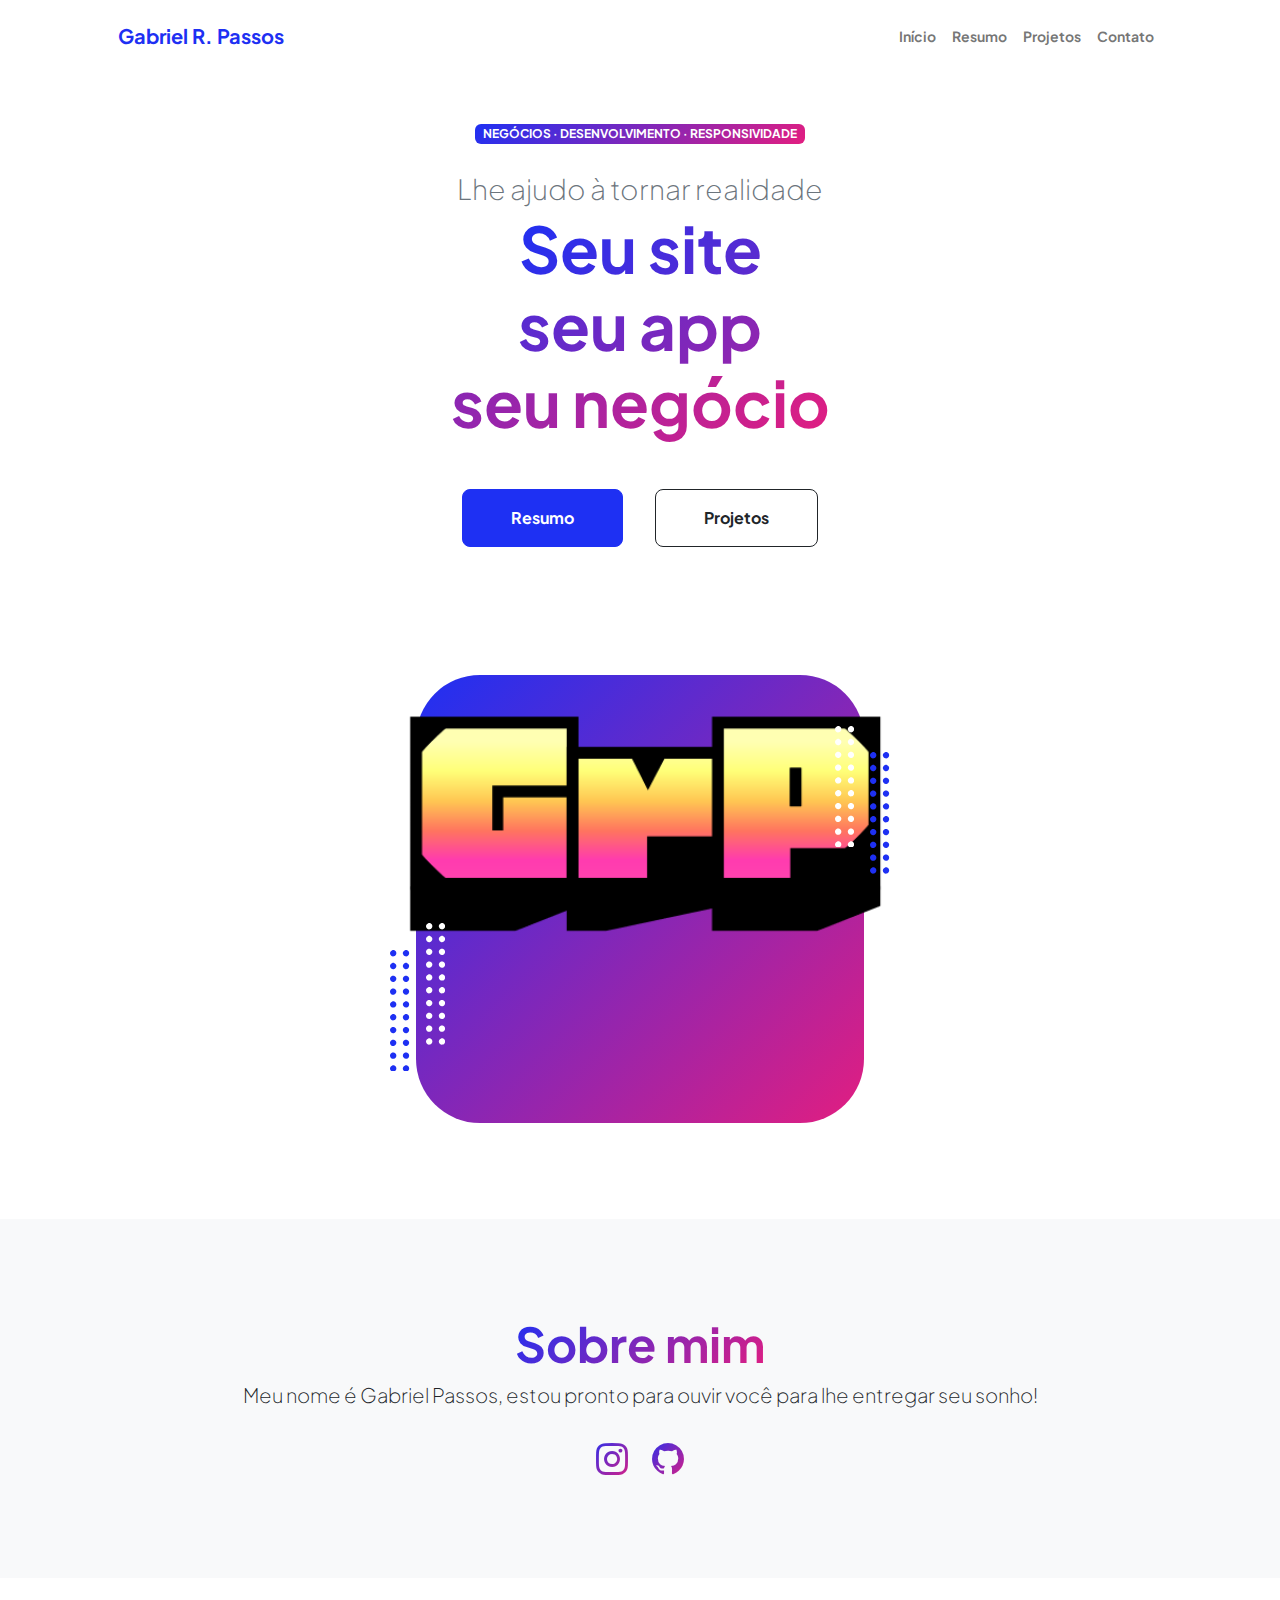
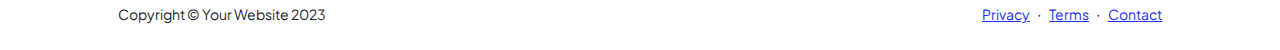
<file: index.html>
<!DOCTYPE html>
<html lang="pt-br">

<head>
    <meta charset="utf-8" />
    <meta name="viewport" content="width=device-width, initial-scale=1, shrink-to-fit=no" />
    <meta name="description" content="" />
    <meta name="author" content="" />
    <title>Personal - Start Bootstrap Theme</title>
    <!-- Favicon-->
    <link rel="icon" type="image/x-icon" href="assets/favicon-32x32.png" />
    <!-- Custom Google font-->
    <link rel="preconnect" href="https://fonts.googleapis.com" />
    <link rel="preconnect" href="https://fonts.gstatic.com" crossorigin />
    <link
        href="https://fonts.googleapis.com/css2?family=Plus+Jakarta+Sans:wght@100;200;300;400;500;600;700;800;900&amp;display=swap"
        rel="stylesheet" />
    <!-- Bootstrap icons-->
    <link href="https://cdn.jsdelivr.net/npm/bootstrap-icons@1.8.1/font/bootstrap-icons.css" rel="stylesheet" />
    <!-- Core theme CSS (includes Bootstrap)-->
    <link href="css/styles.css" rel="stylesheet" />
</head>

<body class="d-flex flex-column h-100">
    <main class="flex-shrink-0">
        <!-- Navigation-->
        <nav class="navbar navbar-expand-lg navbar-light bg-white py-3">
            <div class="container px-5">
                <a class="navbar-brand" href="index.html"><span class="fw-bolder text-primary">Gabriel R.
                        Passos</span></a>
                <button class="navbar-toggler" type="button" data-bs-toggle="collapse"
                    data-bs-target="#navbarSupportedContent" aria-controls="navbarSupportedContent"
                    aria-expanded="false" aria-label="Toggle navigation"><span
                        class="navbar-toggler-icon"></span></button>
                <div class="collapse navbar-collapse" id="navbarSupportedContent">
                    <ul class="navbar-nav ms-auto mb-2 mb-lg-0 small fw-bolder">
                        <li class="nav-item"><a class="nav-link" href="index.html">Início</a></li>
                        <li class="nav-item"><a class="nav-link" href="resume.html">Resumo</a></li>
                        <li class="nav-item"><a class="nav-link" href="projects.html">Projetos</a></li>
                        <li class="nav-item"><a class="nav-link" href="contact.html">Contato</a></li>
                    </ul>
                </div>
            </div>
        </nav>
        <!-- Header-->
        <header class="py-5">
            <div class="container px-5 pb-5">
                <div class="row gx-5 align-items-center">
                    <div class="col-xxl-5">
                        <!-- Header text content-->
                        <div class="text-center text-xxl-start">
                            <div class="badge bg-gradient-primary-to-secondary text-white mb-4">
                                <div class="text-uppercase">Negócios &middot; Desenvolvimento &middot; Responsividade
                                </div>
                            </div>
                            <div class="fs-3 fw-light text-muted">Lhe ajudo à tornar realidade</div>
                            <h1 class="display-3 fw-bolder mb-5"><span class="text-gradient d-inline">Seu site <br>seu
                                    app<br>
                                    seu negócio</span></h1>
                            <div
                                class="d-grid gap-3 d-sm-flex justify-content-sm-center justify-content-xxl-start mb-3">
                                <a class="btn btn-primary btn-lg px-5 py-3 me-sm-3 fs-6 fw-bolder"
                                    href="resume.html">Resumo</a>
                                <a class="btn btn-outline-dark btn-lg px-5 py-3 fs-6 fw-bolder"
                                    href="projects.html">Projetos</a>
                            </div>
                        </div>
                    </div>
                    <div class="col-xxl-7">
                        <!-- Header profile picture-->
                        <div class="d-flex justify-content-center mt-5 mt-xxl-0">
                            <div class="profile bg-gradient-primary-to-secondary">
                                <!-- TIP: For best results, use a photo with a transparent background like the demo example below-->
                                <!-- Watch a tutorial on how to do this on YouTube (link)-->
                                <img class="profile-img" src="assets/android-chrome-512x512.png" alt="..." />
                                <div class="dots-1">
                                    <!-- SVG Dots-->
                                    <svg version="1.1" xmlns="http://www.w3.org/2000/svg"
                                        xmlns:xlink="http://www.w3.org/1999/xlink" x="0px" y="0px"
                                        viewBox="0 0 191.6 1215.4" style="enable-background: new 0 0 191.6 1215.4"
                                        xml:space="preserve">
                                        <g transform="translate(0.000000,1280.000000) scale(0.100000,-0.100000)">
                                            <path
                                                d="M227.7,12788.6c-105-35-200-141-222-248c-43-206,163-412,369-369c155,32,275,190,260,339c-11,105-90,213-190,262        C383.7,12801.6,289.7,12808.6,227.7,12788.6z">
                                            </path>
                                            <path
                                                d="M1507.7,12788.6c-151-50-253-216-222-362c25-119,136-230,254-255c194-41,395,142,375,339c-11,105-90,213-190,262        C1663.7,12801.6,1569.7,12808.6,1507.7,12788.6z">
                                            </path>
                                            <path
                                                d="M227.7,11508.6c-105-35-200-141-222-248c-43-206,163-412,369-369c155,32,275,190,260,339c-11,105-90,213-190,262        C383.7,11521.6,289.7,11528.6,227.7,11508.6z">
                                            </path>
                                            <path
                                                d="M1507.7,11508.6c-151-50-253-216-222-362c25-119,136-230,254-255c194-41,395,142,375,339c-11,105-90,213-190,262        C1663.7,11521.6,1569.7,11528.6,1507.7,11508.6z">
                                            </path>
                                            <path
                                                d="M227.7,10228.6c-105-35-200-141-222-248c-43-206,163-412,369-369c155,32,275,190,260,339c-11,105-90,213-190,262        C383.7,10241.6,289.7,10248.6,227.7,10228.6z">
                                            </path>
                                            <path
                                                d="M1507.7,10228.6c-105-35-200-141-222-248c-43-206,163-412,369-369c155,32,275,190,260,339c-11,105-90,213-190,262        C1663.7,10241.6,1569.7,10248.6,1507.7,10228.6z">
                                            </path>
                                            <path
                                                d="M227.7,8948.6c-105-35-200-141-222-248c-43-206,163-412,369-369c155,32,275,190,260,339c-11,105-90,213-190,262        C383.7,8961.6,289.7,8968.6,227.7,8948.6z">
                                            </path>
                                            <path
                                                d="M1507.7,8948.6c-105-35-200-141-222-248c-43-206,163-412,369-369c155,32,275,190,260,339c-11,105-90,213-190,262        C1663.7,8961.6,1569.7,8968.6,1507.7,8948.6z">
                                            </path>
                                            <path
                                                d="M227.7,7668.6c-105-35-200-141-222-248c-43-206,163-412,369-369c155,32,275,190,260,339c-11,105-90,213-190,262        C383.7,7681.6,289.7,7688.6,227.7,7668.6z">
                                            </path>
                                            <path
                                                d="M1507.7,7668.6c-105-35-200-141-222-248c-43-206,163-412,369-369c155,32,275,190,260,339c-11,105-90,213-190,262        C1663.7,7681.6,1569.7,7688.6,1507.7,7668.6z">
                                            </path>
                                            <path
                                                d="M227.7,6388.6c-105-35-200-141-222-248c-43-206,163-412,369-369c155,32,275,190,260,339c-11,105-90,213-190,262        C383.7,6401.6,289.7,6408.6,227.7,6388.6z">
                                            </path>
                                            <path
                                                d="M1507.7,6388.6c-105-35-200-141-222-248c-43-206,163-412,369-369c155,32,275,190,260,339c-11,105-90,213-190,262        C1663.7,6401.6,1569.7,6408.6,1507.7,6388.6z">
                                            </path>
                                            <path
                                                d="M227.7,5108.6c-105-35-200-141-222-248c-43-206,163-412,369-369c155,32,275,190,260,339c-11,105-90,213-190,262        C383.7,5121.6,289.7,5128.6,227.7,5108.6z">
                                            </path>
                                            <path
                                                d="M1507.7,5108.6c-105-35-200-141-222-248c-43-206,163-412,369-369c155,32,275,190,260,339c-11,105-90,213-190,262        C1663.7,5121.6,1569.7,5128.6,1507.7,5108.6z">
                                            </path>
                                            <path
                                                d="M227.7,3828.6c-105-35-200-141-222-248c-43-206,163-412,369-369c155,32,275,190,260,339c-11,105-90,213-190,262        C383.7,3841.6,289.7,3848.6,227.7,3828.6z">
                                            </path>
                                            <path
                                                d="M1507.7,3828.6c-105-35-200-141-222-248c-43-206,163-412,369-369c155,32,275,190,260,339c-11,105-90,213-190,262        C1663.7,3841.6,1569.7,3848.6,1507.7,3828.6z">
                                            </path>
                                            <path
                                                d="M227.7,2548.6c-105-35-200-141-222-248c-43-206,163-412,369-369c155,32,275,190,260,339c-11,105-90,213-190,262        C383.7,2561.6,289.7,2568.6,227.7,2548.6z">
                                            </path>
                                            <path
                                                d="M1507.7,2548.6c-105-35-200-141-222-248c-43-206,163-412,369-369c155,32,275,190,260,339c-11,105-90,213-190,262        C1663.7,2561.6,1569.7,2568.6,1507.7,2548.6z">
                                            </path>
                                            <path
                                                d="M227.7,1268.6c-105-35-200-141-222-248c-43-206,163-412,369-369c155,32,275,190,260,339c-11,105-90,213-190,262        C383.7,1281.6,289.7,1288.6,227.7,1268.6z">
                                            </path>
                                            <path
                                                d="M1507.7,1268.6c-105-35-200-141-222-248c-43-206,163-412,369-369c155,32,275,190,260,339c-11,105-90,213-190,262        C1663.7,1281.6,1569.7,1288.6,1507.7,1268.6z">
                                            </path>
                                        </g>
                                    </svg>
                                    <!-- END of SVG dots-->
                                </div>
                                <div class="dots-2">
                                    <!-- SVG Dots-->
                                    <svg version="1.1" xmlns="http://www.w3.org/2000/svg"
                                        xmlns:xlink="http://www.w3.org/1999/xlink" x="0px" y="0px"
                                        viewBox="0 0 191.6 1215.4" style="enable-background: new 0 0 191.6 1215.4"
                                        xml:space="preserve">
                                        <g transform="translate(0.000000,1280.000000) scale(0.100000,-0.100000)">
                                            <path
                                                d="M227.7,12788.6c-105-35-200-141-222-248c-43-206,163-412,369-369c155,32,275,190,260,339c-11,105-90,213-190,262        C383.7,12801.6,289.7,12808.6,227.7,12788.6z">
                                            </path>
                                            <path
                                                d="M1507.7,12788.6c-151-50-253-216-222-362c25-119,136-230,254-255c194-41,395,142,375,339c-11,105-90,213-190,262        C1663.7,12801.6,1569.7,12808.6,1507.7,12788.6z">
                                            </path>
                                            <path
                                                d="M227.7,11508.6c-105-35-200-141-222-248c-43-206,163-412,369-369c155,32,275,190,260,339c-11,105-90,213-190,262        C383.7,11521.6,289.7,11528.6,227.7,11508.6z">
                                            </path>
                                            <path
                                                d="M1507.7,11508.6c-151-50-253-216-222-362c25-119,136-230,254-255c194-41,395,142,375,339c-11,105-90,213-190,262        C1663.7,11521.6,1569.7,11528.6,1507.7,11508.6z">
                                            </path>
                                            <path
                                                d="M227.7,10228.6c-105-35-200-141-222-248c-43-206,163-412,369-369c155,32,275,190,260,339c-11,105-90,213-190,262        C383.7,10241.6,289.7,10248.6,227.7,10228.6z">
                                            </path>
                                            <path
                                                d="M1507.7,10228.6c-105-35-200-141-222-248c-43-206,163-412,369-369c155,32,275,190,260,339c-11,105-90,213-190,262        C1663.7,10241.6,1569.7,10248.6,1507.7,10228.6z">
                                            </path>
                                            <path
                                                d="M227.7,8948.6c-105-35-200-141-222-248c-43-206,163-412,369-369c155,32,275,190,260,339c-11,105-90,213-190,262        C383.7,8961.6,289.7,8968.6,227.7,8948.6z">
                                            </path>
                                            <path
                                                d="M1507.7,8948.6c-105-35-200-141-222-248c-43-206,163-412,369-369c155,32,275,190,260,339c-11,105-90,213-190,262        C1663.7,8961.6,1569.7,8968.6,1507.7,8948.6z">
                                            </path>
                                            <path
                                                d="M227.7,7668.6c-105-35-200-141-222-248c-43-206,163-412,369-369c155,32,275,190,260,339c-11,105-90,213-190,262        C383.7,7681.6,289.7,7688.6,227.7,7668.6z">
                                            </path>
                                            <path
                                                d="M1507.7,7668.6c-105-35-200-141-222-248c-43-206,163-412,369-369c155,32,275,190,260,339c-11,105-90,213-190,262        C1663.7,7681.6,1569.7,7688.6,1507.7,7668.6z">
                                            </path>
                                            <path
                                                d="M227.7,6388.6c-105-35-200-141-222-248c-43-206,163-412,369-369c155,32,275,190,260,339c-11,105-90,213-190,262        C383.7,6401.6,289.7,6408.6,227.7,6388.6z">
                                            </path>
                                            <path
                                                d="M1507.7,6388.6c-105-35-200-141-222-248c-43-206,163-412,369-369c155,32,275,190,260,339c-11,105-90,213-190,262        C1663.7,6401.6,1569.7,6408.6,1507.7,6388.6z">
                                            </path>
                                            <path
                                                d="M227.7,5108.6c-105-35-200-141-222-248c-43-206,163-412,369-369c155,32,275,190,260,339c-11,105-90,213-190,262        C383.7,5121.6,289.7,5128.6,227.7,5108.6z">
                                            </path>
                                            <path
                                                d="M1507.7,5108.6c-105-35-200-141-222-248c-43-206,163-412,369-369c155,32,275,190,260,339c-11,105-90,213-190,262        C1663.7,5121.6,1569.7,5128.6,1507.7,5108.6z">
                                            </path>
                                            <path
                                                d="M227.7,3828.6c-105-35-200-141-222-248c-43-206,163-412,369-369c155,32,275,190,260,339c-11,105-90,213-190,262        C383.7,3841.6,289.7,3848.6,227.7,3828.6z">
                                            </path>
                                            <path
                                                d="M1507.7,3828.6c-105-35-200-141-222-248c-43-206,163-412,369-369c155,32,275,190,260,339c-11,105-90,213-190,262        C1663.7,3841.6,1569.7,3848.6,1507.7,3828.6z">
                                            </path>
                                            <path
                                                d="M227.7,2548.6c-105-35-200-141-222-248c-43-206,163-412,369-369c155,32,275,190,260,339c-11,105-90,213-190,262        C383.7,2561.6,289.7,2568.6,227.7,2548.6z">
                                            </path>
                                            <path
                                                d="M1507.7,2548.6c-105-35-200-141-222-248c-43-206,163-412,369-369c155,32,275,190,260,339c-11,105-90,213-190,262        C1663.7,2561.6,1569.7,2568.6,1507.7,2548.6z">
                                            </path>
                                            <path
                                                d="M227.7,1268.6c-105-35-200-141-222-248c-43-206,163-412,369-369c155,32,275,190,260,339c-11,105-90,213-190,262        C383.7,1281.6,289.7,1288.6,227.7,1268.6z">
                                            </path>
                                            <path
                                                d="M1507.7,1268.6c-105-35-200-141-222-248c-43-206,163-412,369-369c155,32,275,190,260,339c-11,105-90,213-190,262        C1663.7,1281.6,1569.7,1288.6,1507.7,1268.6z">
                                            </path>
                                        </g>
                                    </svg>
                                    <!-- END of SVG dots-->
                                </div>
                                <div class="dots-3">
                                    <!-- SVG Dots-->
                                    <svg version="1.1" xmlns="http://www.w3.org/2000/svg"
                                        xmlns:xlink="http://www.w3.org/1999/xlink" x="0px" y="0px"
                                        viewBox="0 0 191.6 1215.4" style="enable-background: new 0 0 191.6 1215.4"
                                        xml:space="preserve">
                                        <g transform="translate(0.000000,1280.000000) scale(0.100000,-0.100000)">
                                            <path
                                                d="M227.7,12788.6c-105-35-200-141-222-248c-43-206,163-412,369-369c155,32,275,190,260,339c-11,105-90,213-190,262        C383.7,12801.6,289.7,12808.6,227.7,12788.6z">
                                            </path>
                                            <path
                                                d="M1507.7,12788.6c-151-50-253-216-222-362c25-119,136-230,254-255c194-41,395,142,375,339c-11,105-90,213-190,262        C1663.7,12801.6,1569.7,12808.6,1507.7,12788.6z">
                                            </path>
                                            <path
                                                d="M227.7,11508.6c-105-35-200-141-222-248c-43-206,163-412,369-369c155,32,275,190,260,339c-11,105-90,213-190,262        C383.7,11521.6,289.7,11528.6,227.7,11508.6z">
                                            </path>
                                            <path
                                                d="M1507.7,11508.6c-151-50-253-216-222-362c25-119,136-230,254-255c194-41,395,142,375,339c-11,105-90,213-190,262        C1663.7,11521.6,1569.7,11528.6,1507.7,11508.6z">
                                            </path>
                                            <path
                                                d="M227.7,10228.6c-105-35-200-141-222-248c-43-206,163-412,369-369c155,32,275,190,260,339c-11,105-90,213-190,262        C383.7,10241.6,289.7,10248.6,227.7,10228.6z">
                                            </path>
                                            <path
                                                d="M1507.7,10228.6c-105-35-200-141-222-248c-43-206,163-412,369-369c155,32,275,190,260,339c-11,105-90,213-190,262        C1663.7,10241.6,1569.7,10248.6,1507.7,10228.6z">
                                            </path>
                                            <path
                                                d="M227.7,8948.6c-105-35-200-141-222-248c-43-206,163-412,369-369c155,32,275,190,260,339c-11,105-90,213-190,262        C383.7,8961.6,289.7,8968.6,227.7,8948.6z">
                                            </path>
                                            <path
                                                d="M1507.7,8948.6c-105-35-200-141-222-248c-43-206,163-412,369-369c155,32,275,190,260,339c-11,105-90,213-190,262        C1663.7,8961.6,1569.7,8968.6,1507.7,8948.6z">
                                            </path>
                                            <path
                                                d="M227.7,7668.6c-105-35-200-141-222-248c-43-206,163-412,369-369c155,32,275,190,260,339c-11,105-90,213-190,262        C383.7,7681.6,289.7,7688.6,227.7,7668.6z">
                                            </path>
                                            <path
                                                d="M1507.7,7668.6c-105-35-200-141-222-248c-43-206,163-412,369-369c155,32,275,190,260,339c-11,105-90,213-190,262        C1663.7,7681.6,1569.7,7688.6,1507.7,7668.6z">
                                            </path>
                                            <path
                                                d="M227.7,6388.6c-105-35-200-141-222-248c-43-206,163-412,369-369c155,32,275,190,260,339c-11,105-90,213-190,262        C383.7,6401.6,289.7,6408.6,227.7,6388.6z">
                                            </path>
                                            <path
                                                d="M1507.7,6388.6c-105-35-200-141-222-248c-43-206,163-412,369-369c155,32,275,190,260,339c-11,105-90,213-190,262        C1663.7,6401.6,1569.7,6408.6,1507.7,6388.6z">
                                            </path>
                                            <path
                                                d="M227.7,5108.6c-105-35-200-141-222-248c-43-206,163-412,369-369c155,32,275,190,260,339c-11,105-90,213-190,262        C383.7,5121.6,289.7,5128.6,227.7,5108.6z">
                                            </path>
                                            <path
                                                d="M1507.7,5108.6c-105-35-200-141-222-248c-43-206,163-412,369-369c155,32,275,190,260,339c-11,105-90,213-190,262        C1663.7,5121.6,1569.7,5128.6,1507.7,5108.6z">
                                            </path>
                                            <path
                                                d="M227.7,3828.6c-105-35-200-141-222-248c-43-206,163-412,369-369c155,32,275,190,260,339c-11,105-90,213-190,262        C383.7,3841.6,289.7,3848.6,227.7,3828.6z">
                                            </path>
                                            <path
                                                d="M1507.7,3828.6c-105-35-200-141-222-248c-43-206,163-412,369-369c155,32,275,190,260,339c-11,105-90,213-190,262        C1663.7,3841.6,1569.7,3848.6,1507.7,3828.6z">
                                            </path>
                                            <path
                                                d="M227.7,2548.6c-105-35-200-141-222-248c-43-206,163-412,369-369c155,32,275,190,260,339c-11,105-90,213-190,262        C383.7,2561.6,289.7,2568.6,227.7,2548.6z">
                                            </path>
                                            <path
                                                d="M1507.7,2548.6c-105-35-200-141-222-248c-43-206,163-412,369-369c155,32,275,190,260,339c-11,105-90,213-190,262        C1663.7,2561.6,1569.7,2568.6,1507.7,2548.6z">
                                            </path>
                                            <path
                                                d="M227.7,1268.6c-105-35-200-141-222-248c-43-206,163-412,369-369c155,32,275,190,260,339c-11,105-90,213-190,262        C383.7,1281.6,289.7,1288.6,227.7,1268.6z">
                                            </path>
                                            <path
                                                d="M1507.7,1268.6c-105-35-200-141-222-248c-43-206,163-412,369-369c155,32,275,190,260,339c-11,105-90,213-190,262        C1663.7,1281.6,1569.7,1288.6,1507.7,1268.6z">
                                            </path>
                                        </g>
                                    </svg>
                                    <!-- END of SVG dots-->
                                </div>
                                <div class="dots-4">
                                    <!-- SVG Dots-->
                                    <svg version="1.1" xmlns="http://www.w3.org/2000/svg"
                                        xmlns:xlink="http://www.w3.org/1999/xlink" x="0px" y="0px"
                                        viewBox="0 0 191.6 1215.4" style="enable-background: new 0 0 191.6 1215.4"
                                        xml:space="preserve">
                                        <g transform="translate(0.000000,1280.000000) scale(0.100000,-0.100000)">
                                            <path
                                                d="M227.7,12788.6c-105-35-200-141-222-248c-43-206,163-412,369-369c155,32,275,190,260,339c-11,105-90,213-190,262        C383.7,12801.6,289.7,12808.6,227.7,12788.6z">
                                            </path>
                                            <path
                                                d="M1507.7,12788.6c-151-50-253-216-222-362c25-119,136-230,254-255c194-41,395,142,375,339c-11,105-90,213-190,262        C1663.7,12801.6,1569.7,12808.6,1507.7,12788.6z">
                                            </path>
                                            <path
                                                d="M227.7,11508.6c-105-35-200-141-222-248c-43-206,163-412,369-369c155,32,275,190,260,339c-11,105-90,213-190,262        C383.7,11521.6,289.7,11528.6,227.7,11508.6z">
                                            </path>
                                            <path
                                                d="M1507.7,11508.6c-151-50-253-216-222-362c25-119,136-230,254-255c194-41,395,142,375,339c-11,105-90,213-190,262        C1663.7,11521.6,1569.7,11528.6,1507.7,11508.6z">
                                            </path>
                                            <path
                                                d="M227.7,10228.6c-105-35-200-141-222-248c-43-206,163-412,369-369c155,32,275,190,260,339c-11,105-90,213-190,262        C383.7,10241.6,289.7,10248.6,227.7,10228.6z">
                                            </path>
                                            <path
                                                d="M1507.7,10228.6c-105-35-200-141-222-248c-43-206,163-412,369-369c155,32,275,190,260,339c-11,105-90,213-190,262        C1663.7,10241.6,1569.7,10248.6,1507.7,10228.6z">
                                            </path>
                                            <path
                                                d="M227.7,8948.6c-105-35-200-141-222-248c-43-206,163-412,369-369c155,32,275,190,260,339c-11,105-90,213-190,262        C383.7,8961.6,289.7,8968.6,227.7,8948.6z">
                                            </path>
                                            <path
                                                d="M1507.7,8948.6c-105-35-200-141-222-248c-43-206,163-412,369-369c155,32,275,190,260,339c-11,105-90,213-190,262        C1663.7,8961.6,1569.7,8968.6,1507.7,8948.6z">
                                            </path>
                                            <path
                                                d="M227.7,7668.6c-105-35-200-141-222-248c-43-206,163-412,369-369c155,32,275,190,260,339c-11,105-90,213-190,262        C383.7,7681.6,289.7,7688.6,227.7,7668.6z">
                                            </path>
                                            <path
                                                d="M1507.7,7668.6c-105-35-200-141-222-248c-43-206,163-412,369-369c155,32,275,190,260,339c-11,105-90,213-190,262        C1663.7,7681.6,1569.7,7688.6,1507.7,7668.6z">
                                            </path>
                                            <path
                                                d="M227.7,6388.6c-105-35-200-141-222-248c-43-206,163-412,369-369c155,32,275,190,260,339c-11,105-90,213-190,262        C383.7,6401.6,289.7,6408.6,227.7,6388.6z">
                                            </path>
                                            <path
                                                d="M1507.7,6388.6c-105-35-200-141-222-248c-43-206,163-412,369-369c155,32,275,190,260,339c-11,105-90,213-190,262        C1663.7,6401.6,1569.7,6408.6,1507.7,6388.6z">
                                            </path>
                                            <path
                                                d="M227.7,5108.6c-105-35-200-141-222-248c-43-206,163-412,369-369c155,32,275,190,260,339c-11,105-90,213-190,262        C383.7,5121.6,289.7,5128.6,227.7,5108.6z">
                                            </path>
                                            <path
                                                d="M1507.7,5108.6c-105-35-200-141-222-248c-43-206,163-412,369-369c155,32,275,190,260,339c-11,105-90,213-190,262        C1663.7,5121.6,1569.7,5128.6,1507.7,5108.6z">
                                            </path>
                                            <path
                                                d="M227.7,3828.6c-105-35-200-141-222-248c-43-206,163-412,369-369c155,32,275,190,260,339c-11,105-90,213-190,262        C383.7,3841.6,289.7,3848.6,227.7,3828.6z">
                                            </path>
                                            <path
                                                d="M1507.7,3828.6c-105-35-200-141-222-248c-43-206,163-412,369-369c155,32,275,190,260,339c-11,105-90,213-190,262        C1663.7,3841.6,1569.7,3848.6,1507.7,3828.6z">
                                            </path>
                                            <path
                                                d="M227.7,2548.6c-105-35-200-141-222-248c-43-206,163-412,369-369c155,32,275,190,260,339c-11,105-90,213-190,262        C383.7,2561.6,289.7,2568.6,227.7,2548.6z">
                                            </path>
                                            <path
                                                d="M1507.7,2548.6c-105-35-200-141-222-248c-43-206,163-412,369-369c155,32,275,190,260,339c-11,105-90,213-190,262        C1663.7,2561.6,1569.7,2568.6,1507.7,2548.6z">
                                            </path>
                                            <path
                                                d="M227.7,1268.6c-105-35-200-141-222-248c-43-206,163-412,369-369c155,32,275,190,260,339c-11,105-90,213-190,262        C383.7,1281.6,289.7,1288.6,227.7,1268.6z">
                                            </path>
                                            <path
                                                d="M1507.7,1268.6c-105-35-200-141-222-248c-43-206,163-412,369-369c155,32,275,190,260,339c-11,105-90,213-190,262        C1663.7,1281.6,1569.7,1288.6,1507.7,1268.6z">
                                            </path>
                                        </g>
                                    </svg>
                                    <!-- END of SVG dots-->
                                </div>
                            </div>
                        </div>
                    </div>
                </div>
            </div>
        </header>
        <!-- About Section-->
        <section class="bg-light py-5">
            <div class="container px-5">
                <div class="row gx-5 justify-content-center">
                    <div class="col-xxl-8">
                        <div class="text-center my-5">
                            <h2 class="display-5 fw-bolder"><span class="text-gradient d-inline">Sobre mim</span></h2>
                            <p class="lead fw-light mb-4">Meu nome é Gabriel Passos, estou pronto para ouvir você para
                                lhe entregar seu sonho!</p>
                            <div class="d-flex justify-content-center fs-2 gap-4">
                                <a class="text-gradient" href="https://www.instagram.com/rezende_gabriiel"><i
                                        class="bi bi-instagram"></i></a>
                                <a class="text-gradient" href="https://github.com/"><i class="bi bi-github"></i></a>
                            </div>
                        </div>
                    </div>
                </div>
            </div>
        </section>
    </main>
    <!-- Footer-->
    <footer class="bg-white py-4 mt-auto">
        <div class="container px-5">
            <div class="row align-items-center justify-content-between flex-column flex-sm-row">
                <div class="col-auto">
                    <div class="small m-0">Copyright &copy; Your Website 2023</div>
                </div>
                <div class="col-auto">
                    <a class="small" href="#!">Privacy</a>
                    <span class="mx-1">&middot;</span>
                    <a class="small" href="#!">Terms</a>
                    <span class="mx-1">&middot;</span>
                    <a class="small" href="#!">Contact</a>
                </div>
            </div>
        </div>
    </footer>
    <!-- Bootstrap core JS-->
    <script src="https://cdn.jsdelivr.net/npm/bootstrap@5.2.3/dist/js/bootstrap.bundle.min.js"></script>
    <!-- Core theme JS-->
    <script src="js/scripts.js"></script>
</body>

</html>
</file>
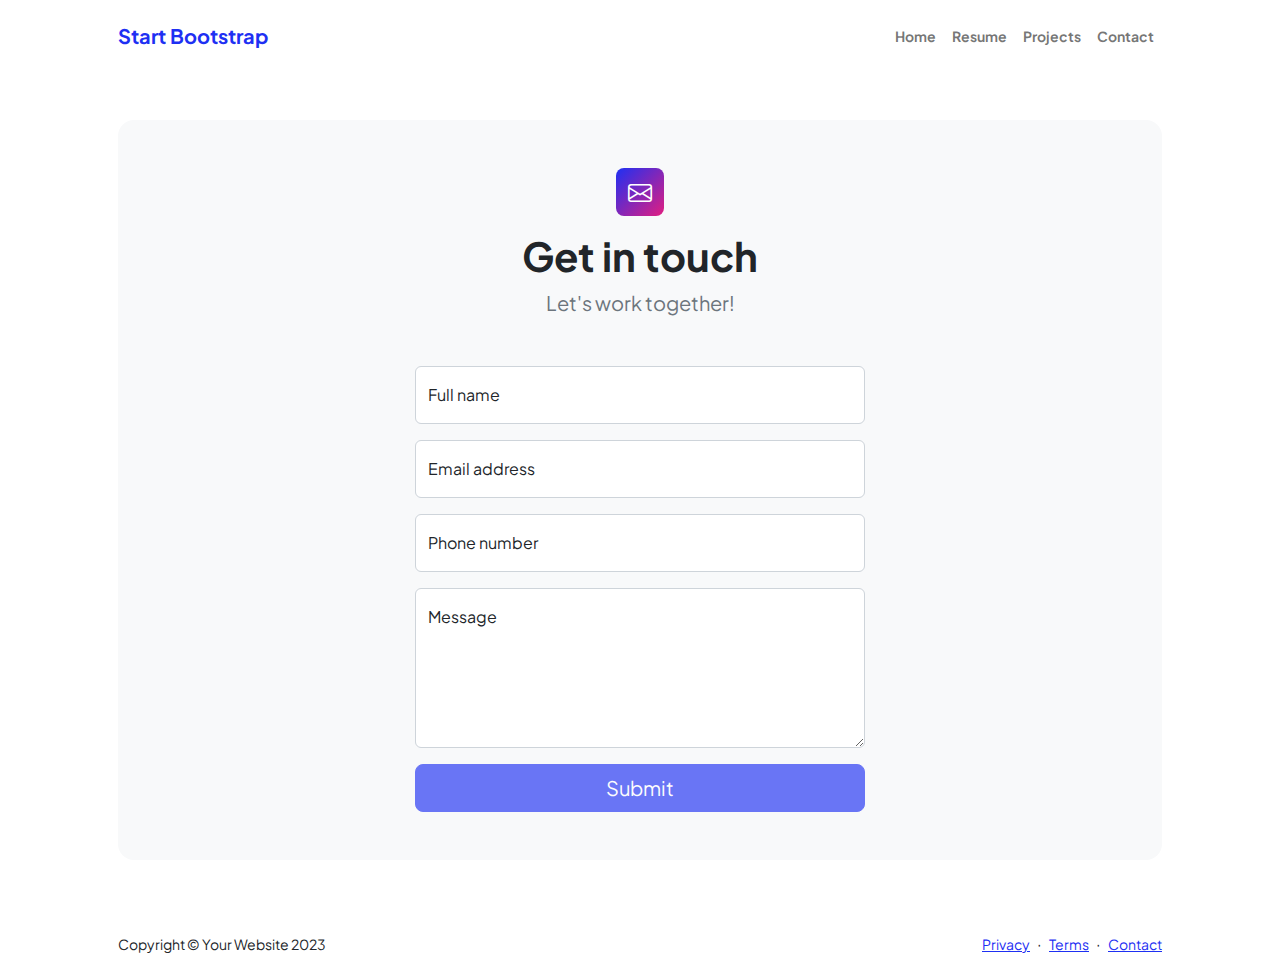
<file: contact.html>
<!DOCTYPE html>
<html lang="en">
    <head>
        <meta charset="utf-8" />
        <meta name="viewport" content="width=device-width, initial-scale=1, shrink-to-fit=no" />
        <meta name="description" content />
        <meta name="author" content />
        <title>Modern Business - Start Bootstrap Template</title>
        <!-- Favicon-->
        <link rel="icon" type="image/x-icon" href="assets/favicon.ico" />
        <!-- Custom Google font-->
        <link rel="preconnect" href="https://fonts.googleapis.com" />
        <link rel="preconnect" href="https://fonts.gstatic.com" crossorigin />
        <link href="https://fonts.googleapis.com/css2?family=Plus+Jakarta+Sans:wght@100;200;300;400;500;600;700;800;900&amp;display=swap" rel="stylesheet" />
        <!-- Bootstrap icons-->
        <link href="https://cdn.jsdelivr.net/npm/bootstrap-icons@1.8.1/font/bootstrap-icons.css" rel="stylesheet" />
        <!-- Core theme CSS (includes Bootstrap)-->
        <link href="css/styles.css" rel="stylesheet" />
    </head>
    <body class="d-flex flex-column">
        <main class="flex-shrink-0">
            <!-- Navigation-->
            <nav class="navbar navbar-expand-lg navbar-light bg-white py-3">
                <div class="container px-5">
                    <a class="navbar-brand" href="index.html"><span class="fw-bolder text-primary">Start Bootstrap</span></a>
                    <button class="navbar-toggler" type="button" data-bs-toggle="collapse" data-bs-target="#navbarSupportedContent" aria-controls="navbarSupportedContent" aria-expanded="false" aria-label="Toggle navigation"><span class="navbar-toggler-icon"></span></button>
                    <div class="collapse navbar-collapse" id="navbarSupportedContent">
                        <ul class="navbar-nav ms-auto mb-2 mb-lg-0 small fw-bolder">
                            <li class="nav-item"><a class="nav-link" href="index.html">Home</a></li>
                            <li class="nav-item"><a class="nav-link" href="resume.html">Resume</a></li>
                            <li class="nav-item"><a class="nav-link" href="projects.html">Projects</a></li>
                            <li class="nav-item"><a class="nav-link" href="contact.html">Contact</a></li>
                        </ul>
                    </div>
                </div>
            </nav>
            <!-- Page content-->
            <section class="py-5">
                <div class="container px-5">
                    <!-- Contact form-->
                    <div class="bg-light rounded-4 py-5 px-4 px-md-5">
                        <div class="text-center mb-5">
                            <div class="feature bg-primary bg-gradient-primary-to-secondary text-white rounded-3 mb-3"><i class="bi bi-envelope"></i></div>
                            <h1 class="fw-bolder">Get in touch</h1>
                            <p class="lead fw-normal text-muted mb-0">Let's work together!</p>
                        </div>
                        <div class="row gx-5 justify-content-center">
                            <div class="col-lg-8 col-xl-6">
                                <!-- * * * * * * * * * * * * * * *-->
                                <!-- * * SB Forms Contact Form * *-->
                                <!-- * * * * * * * * * * * * * * *-->
                                <!-- This form is pre-integrated with SB Forms.-->
                                <!-- To make this form functional, sign up at-->
                                <!-- https://startbootstrap.com/solution/contact-forms-->
                                <!-- to get an API token!-->
                                <form id="contactForm" data-sb-form-api-token="API_TOKEN">
                                    <!-- Name input-->
                                    <div class="form-floating mb-3">
                                        <input class="form-control" id="name" type="text" placeholder="Enter your name..." data-sb-validations="required" />
                                        <label for="name">Full name</label>
                                        <div class="invalid-feedback" data-sb-feedback="name:required">A name is required.</div>
                                    </div>
                                    <!-- Email address input-->
                                    <div class="form-floating mb-3">
                                        <input class="form-control" id="email" type="email" placeholder="name@example.com" data-sb-validations="required,email" />
                                        <label for="email">Email address</label>
                                        <div class="invalid-feedback" data-sb-feedback="email:required">An email is required.</div>
                                        <div class="invalid-feedback" data-sb-feedback="email:email">Email is not valid.</div>
                                    </div>
                                    <!-- Phone number input-->
                                    <div class="form-floating mb-3">
                                        <input class="form-control" id="phone" type="tel" placeholder="(123) 456-7890" data-sb-validations="required" />
                                        <label for="phone">Phone number</label>
                                        <div class="invalid-feedback" data-sb-feedback="phone:required">A phone number is required.</div>
                                    </div>
                                    <!-- Message input-->
                                    <div class="form-floating mb-3">
                                        <textarea class="form-control" id="message" type="text" placeholder="Enter your message here..." style="height: 10rem" data-sb-validations="required"></textarea>
                                        <label for="message">Message</label>
                                        <div class="invalid-feedback" data-sb-feedback="message:required">A message is required.</div>
                                    </div>
                                    <!-- Submit success message-->
                                    <!---->
                                    <!-- This is what your users will see when the form-->
                                    <!-- has successfully submitted-->
                                    <div class="d-none" id="submitSuccessMessage">
                                        <div class="text-center mb-3">
                                            <div class="fw-bolder">Form submission successful!</div>
                                            To activate this form, sign up at
                                            <br />
                                            <a href="https://startbootstrap.com/solution/contact-forms">https://startbootstrap.com/solution/contact-forms</a>
                                        </div>
                                    </div>
                                    <!-- Submit error message-->
                                    <!---->
                                    <!-- This is what your users will see when there is-->
                                    <!-- an error submitting the form-->
                                    <div class="d-none" id="submitErrorMessage"><div class="text-center text-danger mb-3">Error sending message!</div></div>
                                    <!-- Submit Button-->
                                    <div class="d-grid"><button class="btn btn-primary btn-lg disabled" id="submitButton" type="submit">Submit</button></div>
                                </form>
                            </div>
                        </div>
                    </div>
                </div>
            </section>
        </main>
        <!-- Footer-->
        <footer class="bg-white py-4 mt-auto">
            <div class="container px-5">
                <div class="row align-items-center justify-content-between flex-column flex-sm-row">
                    <div class="col-auto"><div class="small m-0">Copyright &copy; Your Website 2023</div></div>
                    <div class="col-auto">
                        <a class="small" href="#!">Privacy</a>
                        <span class="mx-1">&middot;</span>
                        <a class="small" href="#!">Terms</a>
                        <span class="mx-1">&middot;</span>
                        <a class="small" href="#!">Contact</a>
                    </div>
                </div>
            </div>
        </footer>
        <!-- Bootstrap core JS-->
        <script src="https://cdn.jsdelivr.net/npm/bootstrap@5.2.3/dist/js/bootstrap.bundle.min.js"></script>
        <!-- Core theme JS-->
        <script src="js/scripts.js"></script>
        <!-- * * * * * * * * * * * * * * * * * * * * * * * * * * * * * * * * * * * * * * * *-->
        <!-- * *                               SB Forms JS                               * *-->
        <!-- * * Activate your form at https://startbootstrap.com/solution/contact-forms * *-->
        <!-- * * * * * * * * * * * * * * * * * * * * * * * * * * * * * * * * * * * * * * * *-->
        <script src="https://cdn.startbootstrap.com/sb-forms-latest.js"></script>
    </body>
</html>
</file>
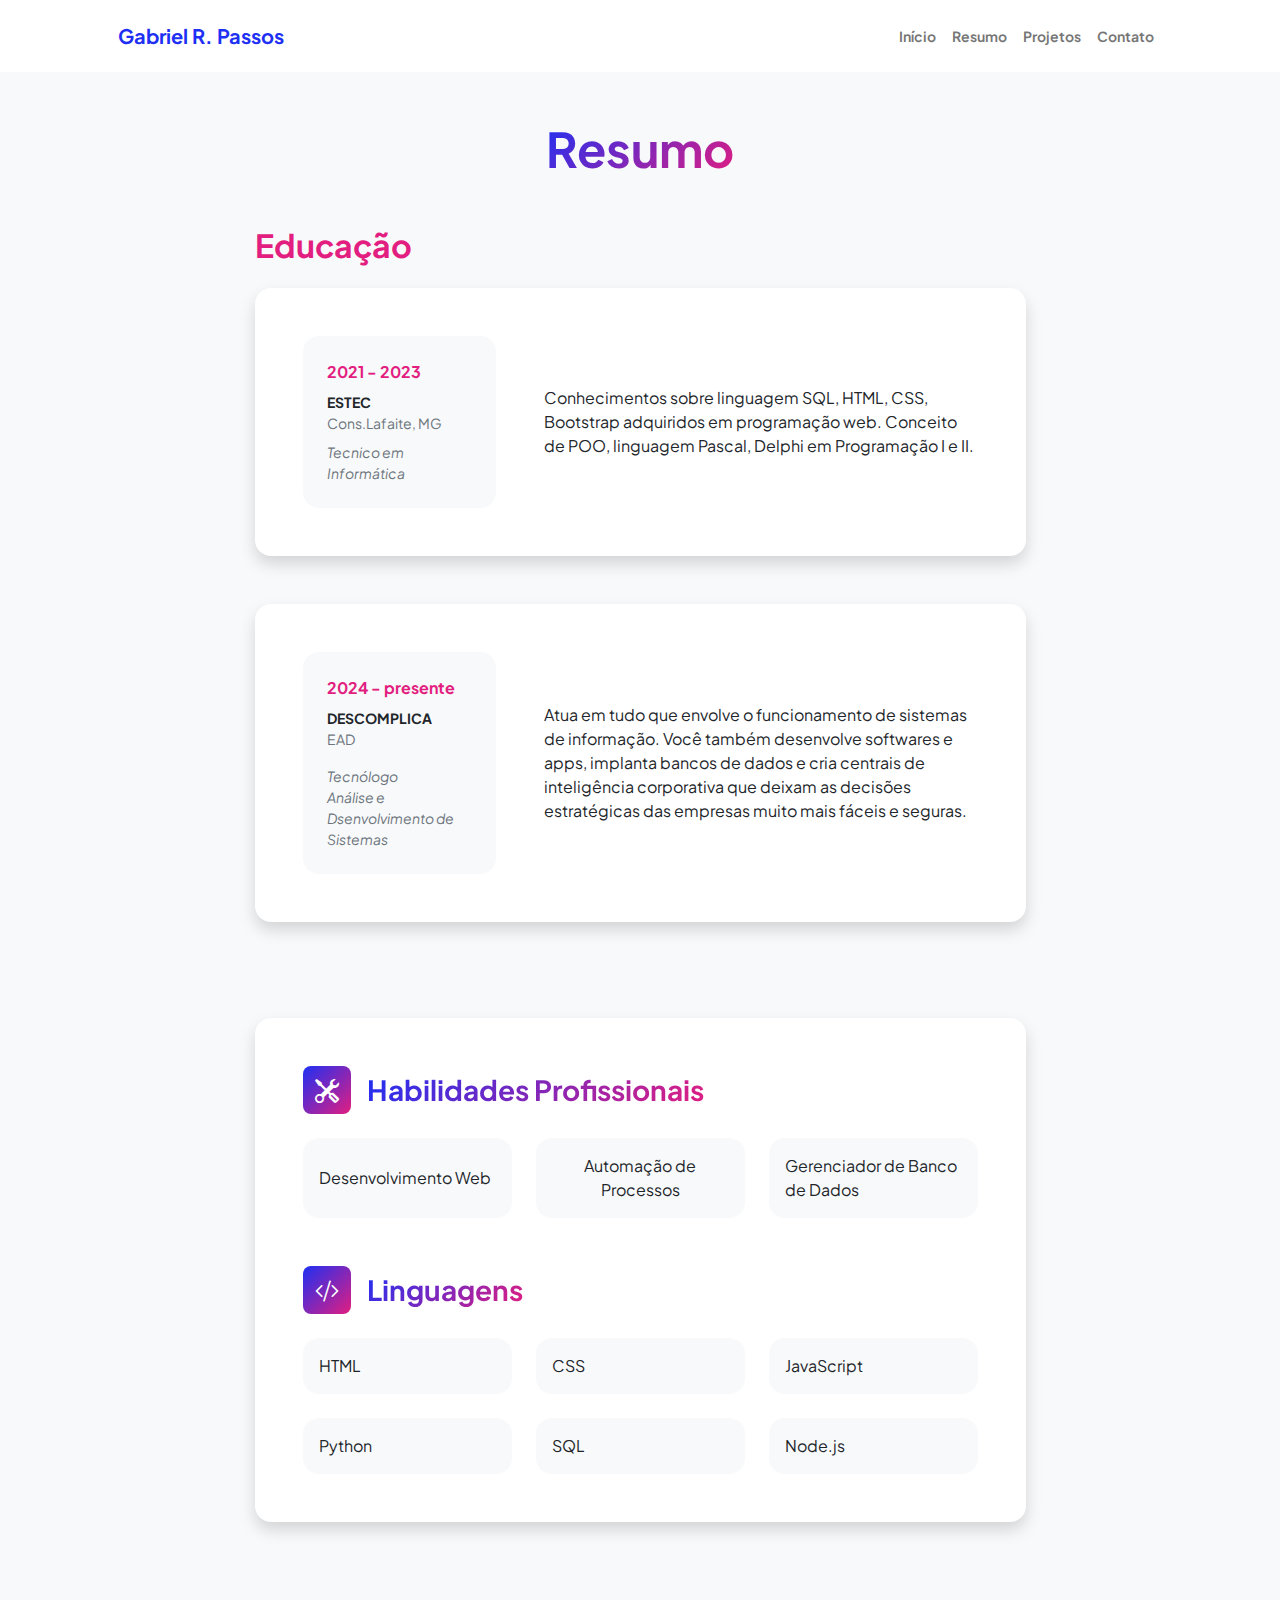
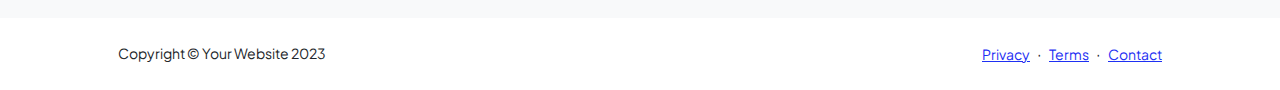
<file: resume.html>
<!DOCTYPE html>
<html lang="pt-br">

<head>
    <meta charset="utf-8" />
    <meta name="viewport" content="width=device-width, initial-scale=1, shrink-to-fit=no" />
    <meta name="description" content="" />
    <meta name="author" content="" />
    <title>Personal - Start Bootstrap Template</title>
    <!-- Favicon-->
    <link rel="icon" type="image/x-icon" href="assets/favicon.ico" />
    <!-- Custom Google font-->
    <link rel="preconnect" href="https://fonts.googleapis.com" />
    <link rel="preconnect" href="https://fonts.gstatic.com" crossorigin />
    <link
        href="https://fonts.googleapis.com/css2?family=Plus+Jakarta+Sans:wght@100;200;300;400;500;600;700;800;900&amp;display=swap"
        rel="stylesheet" />
    <!-- Bootstrap icons-->
    <link href="https://cdn.jsdelivr.net/npm/bootstrap-icons@1.8.1/font/bootstrap-icons.css" rel="stylesheet" />
    <!-- Core theme CSS (includes Bootstrap)-->
    <link href="css/styles.css" rel="stylesheet" />
</head>

<body class="d-flex flex-column h-100 bg-light">
    <main class="flex-shrink-0">
        <!-- Navigation-->
        <nav class="navbar navbar-expand-lg navbar-light bg-white py-3">
            <div class="container px-5">
                <a class="navbar-brand" href="index.html"><span class="fw-bolder text-primary">Gabriel R.
                        Passos</span></a>
                <button class="navbar-toggler" type="button" data-bs-toggle="collapse"
                    data-bs-target="#navbarSupportedContent" aria-controls="navbarSupportedContent"
                    aria-expanded="false" aria-label="Toggle navigation"><span
                        class="navbar-toggler-icon"></span></button>
                <div class="collapse navbar-collapse" id="navbarSupportedContent">
                    <ul class="navbar-nav ms-auto mb-2 mb-lg-0 small fw-bolder">
                        <li class="nav-item"><a class="nav-link" href="index.html">Início</a></li>
                        <li class="nav-item"><a class="nav-link" href="resume.html">Resumo</a></li>
                        <li class="nav-item"><a class="nav-link" href="projects.html">Projetos</a></li>
                        <li class="nav-item"><a class="nav-link" href="contact.html">Contato</a></li>
                    </ul>
                </div>
            </div>
        </nav>
        <!-- Page Content-->
        <div class="container px-5 my-5">
            <div class="text-center mb-5">
                <h1 class="display-5 fw-bolder mb-0"><span class="text-gradient d-inline">Resumo</span></h1>
            </div>
            <div class="row gx-5 justify-content-center">
                <div class="col-lg-11 col-xl-9 col-xxl-8">
                    <!-- Education Section-->
                    <section>
                        <h2 class="text-secondary fw-bolder mb-4">Educação</h2>
                        <!-- Education Card 1-->
                        <div class="card shadow border-0 rounded-4 mb-5">
                            <div class="card-body p-5">
                                <div class="row align-items-center gx-5">
                                    <div class="col text-center text-lg-start mb-4 mb-lg-0">
                                        <div class="bg-light p-4 rounded-4">
                                            <div class="text-secondary fw-bolder mb-2">2021 - 2023</div>
                                            <div class="mb-2">
                                                <div class="small fw-bolder">ESTEC</div>
                                                <div class="small text-muted">Cons.Lafaite, MG</div>
                                            </div>
                                            <div class="fst-italic">
                                                <div class="small text-muted">Tecnico em Informática</div>
                                            </div>
                                        </div>
                                    </div>
                                    <div class="col-lg-8">
                                        <div>Conhecimentos sobre linguagem SQL, HTML, CSS, Bootstrap adquiridos em
                                            programação web. Conceito de POO, linguagem Pascal, Delphi em Programação I
                                            e II.</div>
                                    </div>
                                </div>
                            </div>
                        </div>
                        <!-- Education Card 2-->
                        <div class="card shadow border-0 rounded-4 mb-5">
                            <div class="card-body p-5">
                                <div class="row align-items-center gx-5">
                                    <div class="col text-center text-lg-start mb-4 mb-lg-0">
                                        <div class="bg-light p-4 rounded-4">
                                            <div class="text-secondary fw-bolder mb-2">2024 - presente</div>
                                            <div class="mb-3">
                                                <div class="small fw-bolder">DESCOMPLICA</div>
                                                <div class="small text-muted">EAD</div>
                                            </div>
                                            <div class="fst-italic">
                                                <div class="small text-muted">Tecnólogo</div>
                                                <div class="small text-muted">Análise e Dsenvolvimento de Sistemas</div>
                                            </div>
                                        </div>
                                    </div>
                                    <div class="col-lg-8">
                                        <div>Atua em tudo que envolve o funcionamento de sistemas de informação. Você
                                            também desenvolve softwares e apps, implanta bancos de dados e cria centrais
                                            de inteligência corporativa que deixam as decisões estratégicas das empresas
                                            muito mais fáceis e seguras.</div>
                                    </div>
                                </div>
                            </div>
                        </div>
                    </section>
                    <!-- Divider-->
                    <div class="pb-5"></div>
                    <!-- Skills Section-->
                    <section>
                        <!-- Skillset Card-->
                        <div class="card shadow border-0 rounded-4 mb-5">
                            <div class="card-body p-5">
                                <!-- Professional skills list-->
                                <div class="mb-5">
                                    <div class="d-flex align-items-center mb-4">
                                        <div
                                            class="feature bg-primary bg-gradient-primary-to-secondary text-white rounded-3 me-3">
                                            <i class="bi bi-tools"></i>
                                        </div>
                                        <h3 class="fw-bolder mb-0"><span class="text-gradient d-inline">Habilidades
                                                Profissionais</span></h3>
                                    </div>
                                    <div class="row row-cols-1 row-cols-md-3 mb-4 ">
                                        <div class="col mb-4 mb-md-0 text-center">
                                            <div
                                                class="d-flex align-items-center bg-light rounded-4 p-3 h-100  text-center">
                                                Desenvolvimento Web</div>
                                        </div>
                                        <div class="col mb-4 mb-md-0 text-center">
                                            <div
                                                class="d-flex align-items-center bg-light rounded-4 p-3 h-100  text-center">
                                                Automação de Processos
                                            </div>
                                        </div>
                                        <div class="col">
                                            <div class="d-flex align-items-center bg-light rounded-4 p-3 h-100 -center">
                                                Gerenciador de Banco de Dados</div>
                                        </div>
                                    </div>
                                </div>
                                <!-- Languages list-->
                                <div class="mb-0">
                                    <div class="d-flex align-items-center mb-4">
                                        <div
                                            class="feature bg-primary bg-gradient-primary-to-secondary text-white rounded-3 me-3">
                                            <i class="bi bi-code-slash"></i>
                                        </div>
                                        <h3 class="fw-bolder mb-0"><span
                                                class="text-gradient d-inline">Linguagens</span>
                                        </h3>
                                    </div>
                                    <div class="row row-cols-1 row-cols-md-3 mb-4">
                                        <div class="col mb-4 mb-md-0">
                                            <div class="d-flex align-items-center bg-light rounded-4 p-3 h-100">HTML
                                            </div>
                                        </div>
                                        <div class="col mb-4 mb-md-0">
                                            <div class="d-flex align-items-center bg-light rounded-4 p-3 h-100">CSS
                                            </div>
                                        </div>
                                        <div class="col">
                                            <div class="d-flex align-items-center bg-light rounded-4 p-3 h-100">
                                                JavaScript</div>
                                        </div>
                                    </div>
                                    <div class="row row-cols-1 row-cols-md-3">
                                        <div class="col mb-4 mb-md-0">
                                            <div class="d-flex align-items-center bg-light rounded-4 p-3 h-100">Python
                                            </div>
                                        </div>
                                        <div class="col mb-4 mb-md-0">
                                            <div class="d-flex align-items-center bg-light rounded-4 p-3 h-100">SQL
                                            </div>
                                        </div>
                                        <div class="col">
                                            <div class="d-flex align-items-center bg-light rounded-4 p-3 h-100">Node.js
                                            </div>
                                        </div>
                                    </div>
                                </div>
                            </div>
                        </div>
                    </section>
                </div>
            </div>
        </div>
    </main>
    <!-- Footer-->
    <footer class="bg-white py-4 mt-auto">
        <div class="container px-5">
            <div class="row align-items-center justify-content-between flex-column flex-sm-row">
                <div class="col-auto">
                    <div class="small m-0">Copyright &copy; Your Website 2023</div>
                </div>
                <div class="col-auto">
                    <a class="small" href="#!">Privacy</a>
                    <span class="mx-1">&middot;</span>
                    <a class="small" href="#!">Terms</a>
                    <span class="mx-1">&middot;</span>
                    <a class="small" href="#!">Contact</a>
                </div>
            </div>
        </div>
    </footer>
    <!-- Bootstrap core JS-->
    <script src="https://cdn.jsdelivr.net/npm/bootstrap@5.2.3/dist/js/bootstrap.bundle.min.js"></script>
    <!-- Core theme JS-->
    <script src="js/scripts.js"></script>
</body>

</html>
</file>
